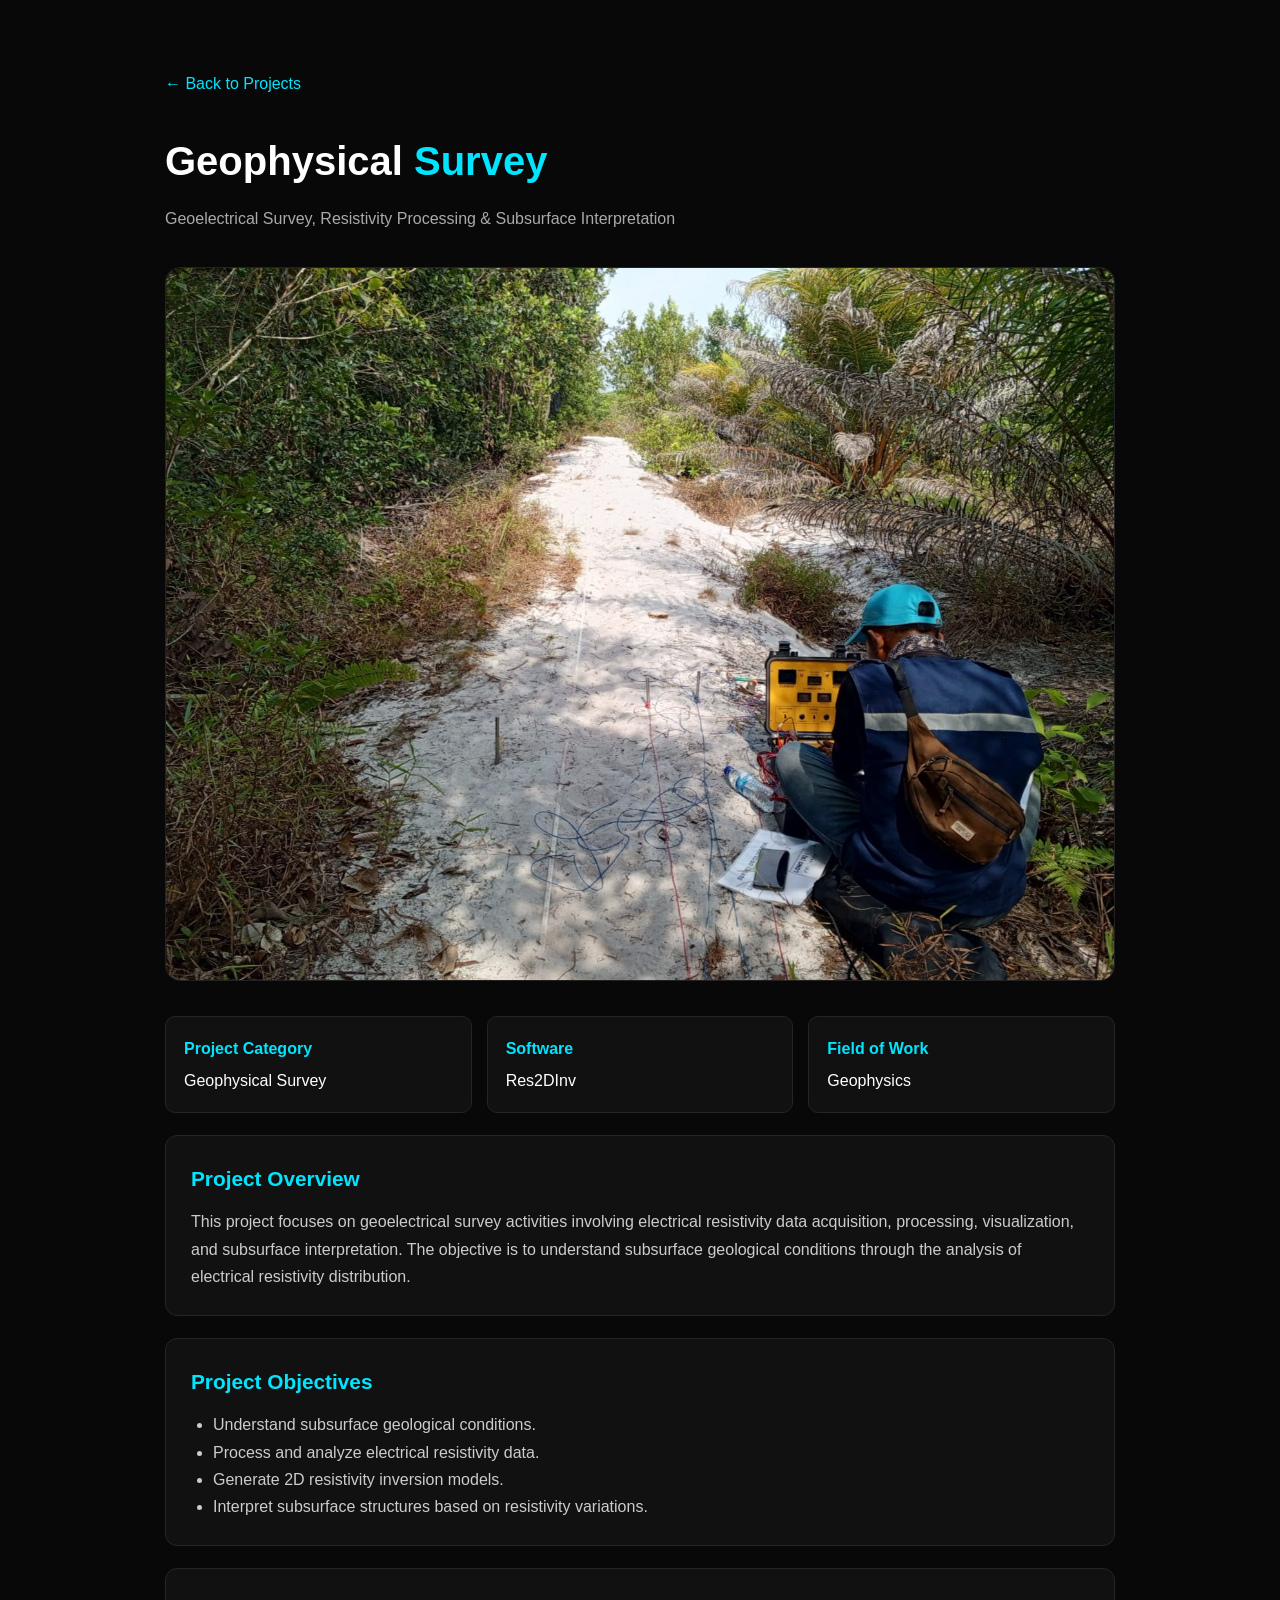
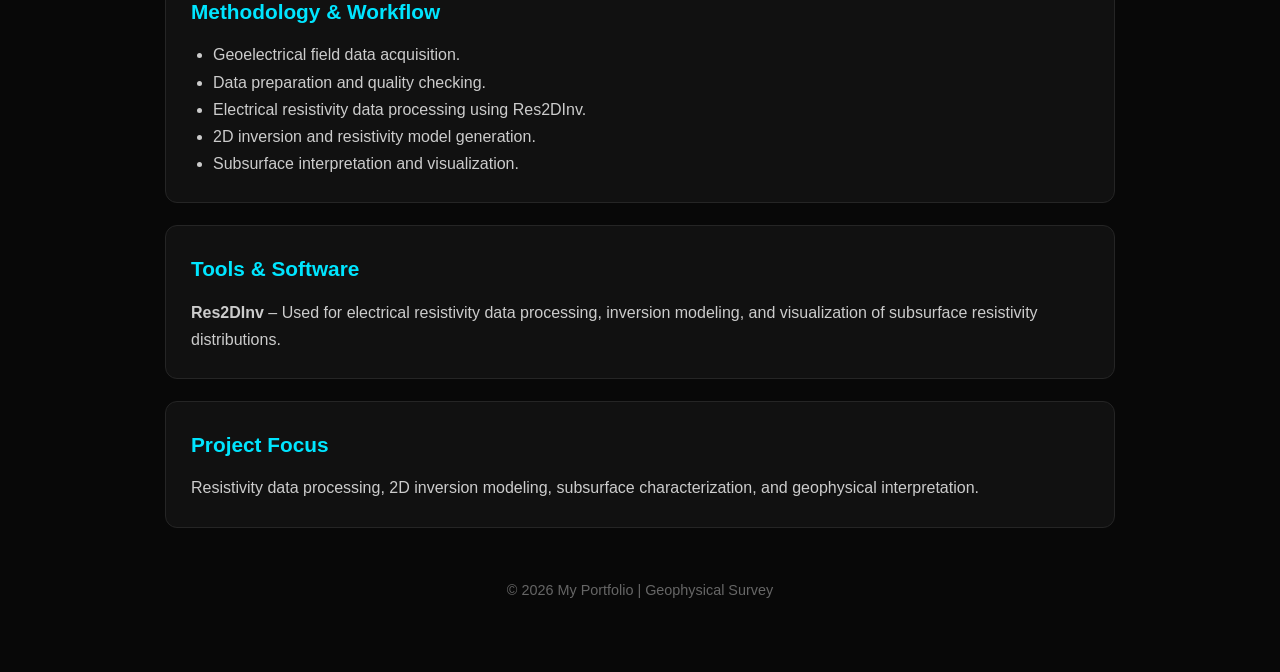
<file: projects/geophysical-survey.html>
<!DOCTYPE html>
<html lang="en">
<head>
    <meta charset="UTF-8">
    <meta name="viewport" content="width=device-width, initial-scale=1.0">
    <title>Geophysical Survey | My Projects</title>

    <style>
        * {
            margin: 0;
            padding: 0;
            box-sizing: border-box;
        }

        body {
            font-family: Arial, sans-serif;
            background: #080808;
            color: #fff;
            line-height: 1.7;
        }

        .project-detail {
            max-width: 1000px;
            margin: auto;
            padding: 70px 25px;
        }

        .back-link {
            display: inline-block;
            color: #00e5ff;
            text-decoration: none;
            margin-bottom: 30px;
        }

        .project-header {
            margin-bottom: 35px;
        }

        .project-header h1 {
            font-size: 2.5rem;
            margin-bottom: 10px;
        }

        .project-header h1 span {
            color: #00e5ff;
        }

        .project-header p {
            color: #aaa;
        }

        .project-cover {
            width: 100%;
            border-radius: 15px;
            overflow: hidden;
            margin-bottom: 35px;
            border: 1px solid #222;
        }

        .project-cover img {
            width: 100%;
            display: block;
            object-fit: cover;
        }

        .content-box {
            background: #111;
            border: 1px solid #252525;
            border-radius: 12px;
            padding: 25px;
            margin-bottom: 22px;
        }

        .content-box h2 {
            color: #00e5ff;
            font-size: 1.3rem;
            margin-bottom: 12px;
        }

        .content-box p {
            color: #ccc;
        }

        .content-box ul {
            padding-left: 22px;
            color: #ccc;
        }

        .project-info {
            display: grid;
            grid-template-columns: repeat(auto-fit, minmax(200px, 1fr));
            gap: 15px;
            margin-bottom: 22px;
        }

        .info-item {
            background: #111;
            border: 1px solid #252525;
            border-radius: 10px;
            padding: 18px;
        }

        .info-item strong {
            display: block;
            color: #00e5ff;
            margin-bottom: 5px;
        }

        .footer {
            text-align: center;
            color: #666;
            margin-top: 50px;
            font-size: .9rem;
        }

        @media (max-width: 600px) {
            .project-header h1 {
                font-size: 2rem;
            }

            .project-detail {
                padding: 40px 18px;
            }
        }
    </style>
</head>

<body>

<section class="project-detail">

    <a href="../index.html#project" class="back-link">
        ← Back to Projects
    </a>

    <header class="project-header">
        <h1>Geophysical <span>Survey</span></h1>
        <p>Geoelectrical Survey, Resistivity Processing & Subsurface Interpretation</p>
    </header>

    <div class="project-cover">
        <img src="../project1.jpeg" alt="Geophysical Survey">
    </div>

    <div class="project-info">
        <div class="info-item">
            <strong>Project Category</strong>
            Geophysical Survey
        </div>

        <div class="info-item">
            <strong>Software</strong>
            Res2DInv
        </div>

        <div class="info-item">
            <strong>Field of Work</strong>
            Geophysics
        </div>
    </div>

    <div class="content-box">
        <h2>Project Overview</h2>
        <p>
            This project focuses on geoelectrical survey activities
            involving electrical resistivity data acquisition,
            processing, visualization, and subsurface interpretation.
            The objective is to understand subsurface geological
            conditions through the analysis of electrical resistivity
            distribution.
        </p>
    </div>

    <div class="content-box">
        <h2>Project Objectives</h2>
        <ul>
            <li>Understand subsurface geological conditions.</li>
            <li>Process and analyze electrical resistivity data.</li>
            <li>Generate 2D resistivity inversion models.</li>
            <li>Interpret subsurface structures based on resistivity variations.</li>
        </ul>
    </div>

    <div class="content-box">
        <h2>Methodology & Workflow</h2>
        <ul>
            <li>Geoelectrical field data acquisition.</li>
            <li>Data preparation and quality checking.</li>
            <li>Electrical resistivity data processing using Res2DInv.</li>
            <li>2D inversion and resistivity model generation.</li>
            <li>Subsurface interpretation and visualization.</li>
        </ul>
    </div>

    <div class="content-box">
        <h2>Tools & Software</h2>
        <p>
            <strong>Res2DInv</strong> – Used for electrical resistivity
            data processing, inversion modeling, and visualization
            of subsurface resistivity distributions.
        </p>
    </div>

    <div class="content-box">
        <h2>Project Focus</h2>
        <p>
            Resistivity data processing, 2D inversion modeling,
            subsurface characterization, and geophysical interpretation.
        </p>
    </div>

    <footer class="footer">
        © 2026 My Portfolio | Geophysical Survey
    </footer>

</section>

</body>
</html>
</file>
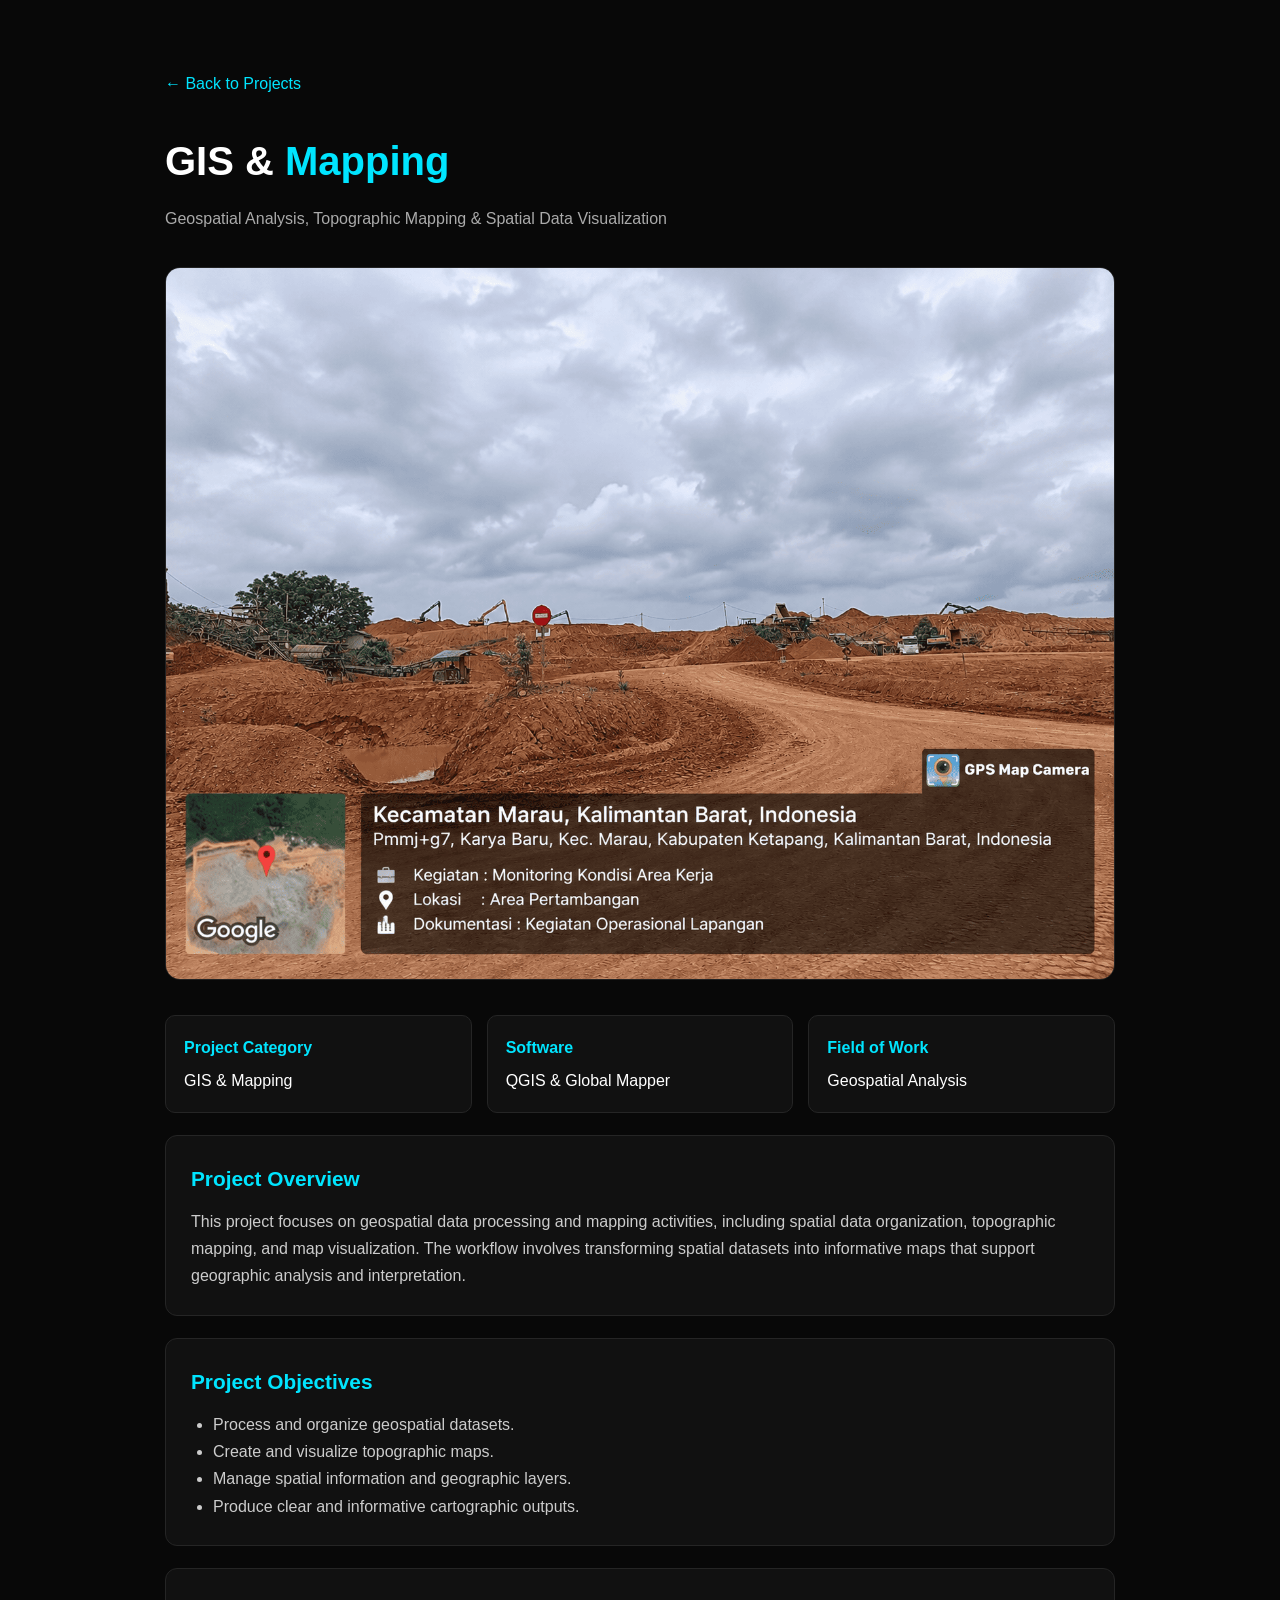
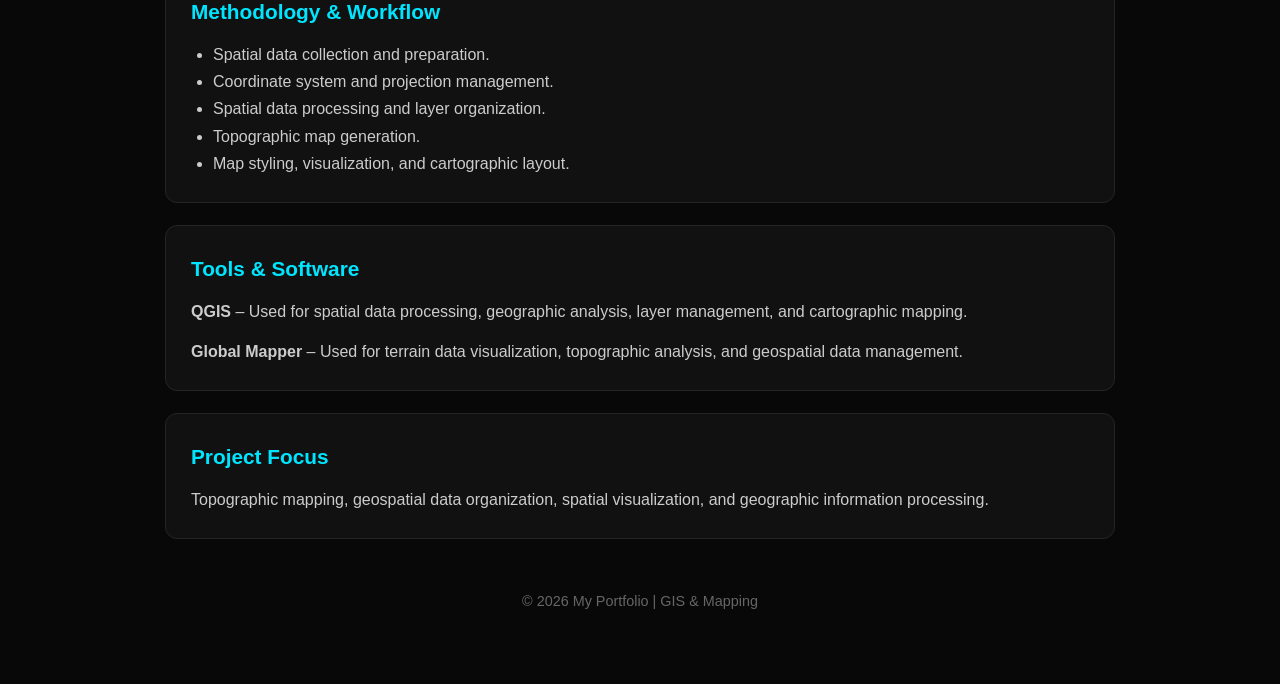
<file: projects/gis-mapping.html>
<!DOCTYPE html>
<html lang="en">
<head>
    <meta charset="UTF-8">
    <meta name="viewport" content="width=device-width, initial-scale=1.0">
    <title>GIS & Mapping | My Projects</title>

    <style>
        * {
            margin: 0;
            padding: 0;
            box-sizing: border-box;
        }

        body {
            font-family: Arial, sans-serif;
            background: #080808;
            color: #fff;
            line-height: 1.7;
        }

        .project-detail {
            max-width: 1000px;
            margin: auto;
            padding: 70px 25px;
        }

        .back-link {
            display: inline-block;
            color: #00e5ff;
            text-decoration: none;
            margin-bottom: 30px;
        }

        .project-header {
            margin-bottom: 35px;
        }

        .project-header h1 {
            font-size: 2.5rem;
            margin-bottom: 10px;
        }

        .project-header h1 span {
            color: #00e5ff;
        }

        .project-header p {
            color: #aaa;
        }

        .project-cover {
            width: 100%;
            border-radius: 15px;
            overflow: hidden;
            margin-bottom: 35px;
            border: 1px solid #222;
        }

        .project-cover img {
            width: 100%;
            display: block;
            object-fit: cover;
        }

        .content-box {
            background: #111;
            border: 1px solid #252525;
            border-radius: 12px;
            padding: 25px;
            margin-bottom: 22px;
        }

        .content-box h2 {
            color: #00e5ff;
            font-size: 1.3rem;
            margin-bottom: 12px;
        }

        .content-box p {
            color: #ccc;
        }

        .content-box ul {
            padding-left: 22px;
            color: #ccc;
        }

        .project-info {
            display: grid;
            grid-template-columns: repeat(auto-fit, minmax(200px, 1fr));
            gap: 15px;
            margin-bottom: 22px;
        }

        .info-item {
            background: #111;
            border: 1px solid #252525;
            border-radius: 10px;
            padding: 18px;
        }

        .info-item strong {
            display: block;
            color: #00e5ff;
            margin-bottom: 5px;
        }

        .footer {
            text-align: center;
            color: #666;
            margin-top: 50px;
            font-size: .9rem;
        }

        @media (max-width: 600px) {
            .project-header h1 {
                font-size: 2rem;
            }

            .project-detail {
                padding: 40px 18px;
            }
        }
    </style>
</head>

<body>

<section class="project-detail">

    <a href="../index.html#project" class="back-link">
        ← Back to Projects
    </a>

    <header class="project-header">
        <h1>GIS &amp; <span>Mapping</span></h1>
        <p>Geospatial Analysis, Topographic Mapping & Spatial Data Visualization</p>
    </header>

    <div class="project-cover">
        <img src="../project2.png" alt="GIS and Mapping">
    </div>

    <div class="project-info">
        <div class="info-item">
            <strong>Project Category</strong>
            GIS & Mapping
        </div>

        <div class="info-item">
            <strong>Software</strong>
            QGIS & Global Mapper
        </div>

        <div class="info-item">
            <strong>Field of Work</strong>
            Geospatial Analysis
        </div>
    </div>

    <div class="content-box">
        <h2>Project Overview</h2>
        <p>
            This project focuses on geospatial data processing and
            mapping activities, including spatial data organization,
            topographic mapping, and map visualization. The workflow
            involves transforming spatial datasets into informative
            maps that support geographic analysis and interpretation.
        </p>
    </div>

    <div class="content-box">
        <h2>Project Objectives</h2>
        <ul>
            <li>Process and organize geospatial datasets.</li>
            <li>Create and visualize topographic maps.</li>
            <li>Manage spatial information and geographic layers.</li>
            <li>Produce clear and informative cartographic outputs.</li>
        </ul>
    </div>

    <div class="content-box">
        <h2>Methodology & Workflow</h2>
        <ul>
            <li>Spatial data collection and preparation.</li>
            <li>Coordinate system and projection management.</li>
            <li>Spatial data processing and layer organization.</li>
            <li>Topographic map generation.</li>
            <li>Map styling, visualization, and cartographic layout.</li>
        </ul>
    </div>

    <div class="content-box">
        <h2>Tools & Software</h2>
        <p>
            <strong>QGIS</strong> – Used for spatial data processing,
            geographic analysis, layer management, and cartographic mapping.
        </p>

        <p style="margin-top: 12px;">
            <strong>Global Mapper</strong> – Used for terrain data
            visualization, topographic analysis, and geospatial data management.
        </p>
    </div>

    <div class="content-box">
        <h2>Project Focus</h2>
        <p>
            Topographic mapping, geospatial data organization,
            spatial visualization, and geographic information processing.
        </p>
    </div>

    <footer class="footer">
        © 2026 My Portfolio | GIS & Mapping
    </footer>

</section>

</body>
</html>
</file>
